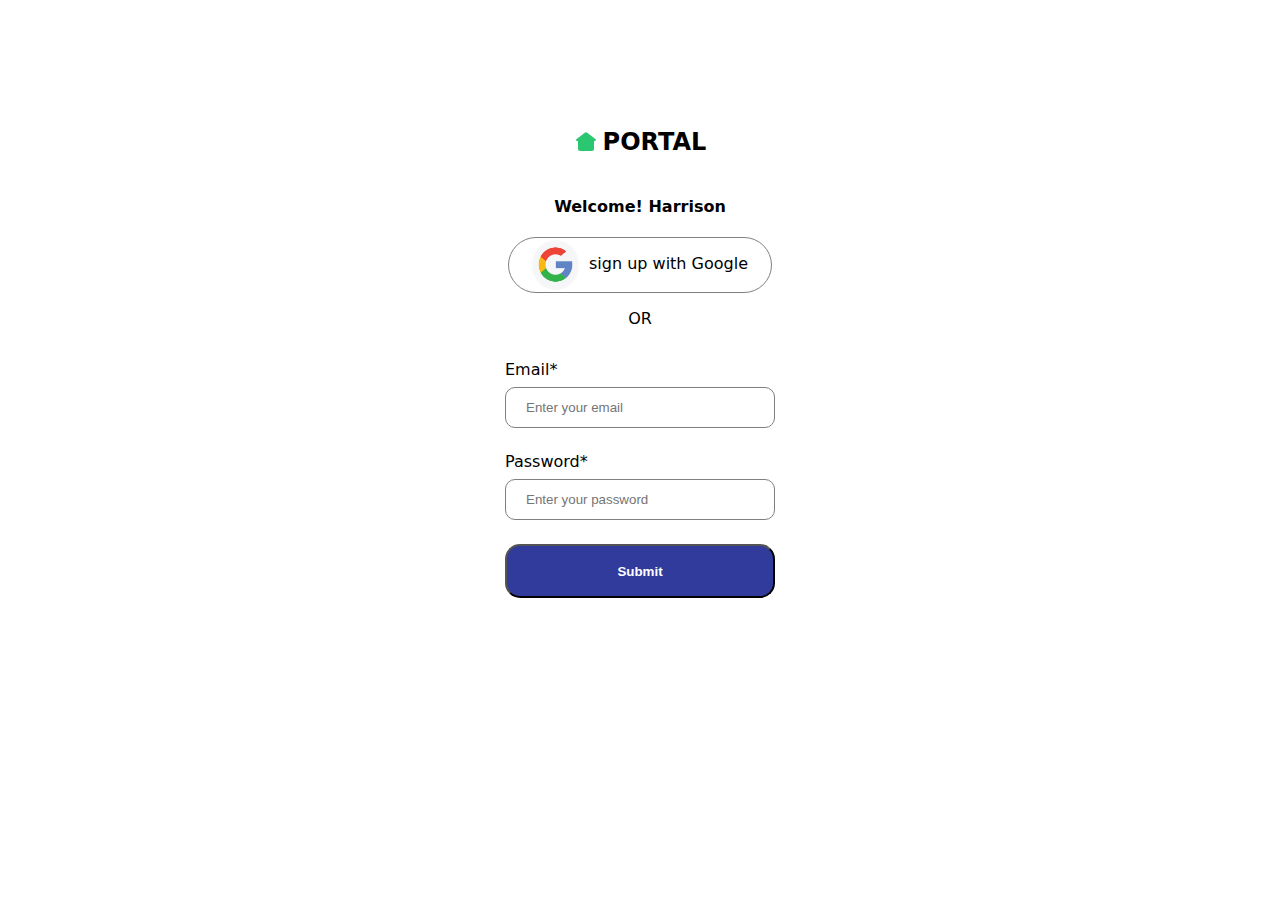
<file: index.html>
<!DOCTYPE html>
<html lang="en">
<head>
    <meta charset="UTF-8">
    <meta name="viewport" content="width=device-width, initial-scale=1.0">
    <meta name="author" content="Harris">
    <meta name="desciption" content="form_harris">
    <link rel="stylesheet" href="form.css">
    <link rel="preconnect" href="https://fonts.googleapis.com">
    <link rel="preconnect" href="https://fonts.googleapis.com">
    <link rel="preconnect" href="https://fonts.gstatic.com" crossorigin>
    <link href="https://fonts.googleapis.com/css2?family=Roboto:wght@500&display=swap" rel="stylesheet">
    <title>Document</title>
</head>
<body>
    <main>
        <div class="mainbox">
            <div class="firstbox">
                <img src="home_2_fill.png" alt="home_icon">
                <h2><a href="index.html">PORTAL</a></h2>
            </div>
            <div class="secondbox">
                <h4>Welcome! Harrison </h4>
                <a href=""><img width="47px" height="50px" src="google icon.jpg" alt="google_icon"><p>sign up with Google</p></a>
            </div>
            <div class="common">
                <p>OR</p>
            </div>
            <form class="thirdbox">
                <p>
                    <label for="email">Email&ast;</label>
                    <br>
                    <input type="email" id="email" name="email" placeholder="Enter your email" required>
                </p>
                <p>
                    <label for="password">Password&ast;</label>
                    <br>
                    <input type="password" id="password" placeholder="Enter your password">
                </p>
                <p>
                    <button>Submit</button>
                </p>
            </form>
        </div>
    </main>
</body>
</html>
</file>
<file: form.css>
html{
    height: 100%;
}
body{
    box-sizing: border-box;
    max-width: 100vw;
    max-height: 100vh;
    margin: 0;
    margin-top: 12vh;
    padding: 0;
    font-family: system-ui, -apple-system, BlinkMacSystemFont, 'Segoe UI', Roboto, Oxygen, Ubuntu, Cantarell, 'Open Sans', 'Helvetica Neue', sans-serif;
}
main{
    box-sizing: border-box;
    margin: auto;
    display: flex;
    flex-flow: column wrap;
    width: 350px;
    height: auto;
}
.firstbox{
    box-sizing: border-box;
    display: flex;
    flex-flow: row wrap;
    gap: 5px;
    justify-content: center;
    align-self: center;
    margin: 0px;
}
.firstbox img, .firstbox h2, .firstbox h2 a{
    align-self: center;
    text-decoration: none;
    color: black;
}

/*secondbox*/
.secondbox{
    display: flex;
    flex-flow: column wrap;
    align-items: center;
    box-sizing: border-box;
    margin: 0;
}
.secondbox a{
    text-decoration: none;
    color: black;
    font-family: system-ui, -apple-system, BlinkMacSystemFont, 'Segoe UI', Roboto, Oxygen, Ubuntu, Cantarell, 'Open Sans', 'Helvetica Neue', sans-serif;
    border: 1px solid grey;
    border-radius: 30px;
    background-color: white;
    display: flex;
    flex-flow: row nowrap;
    justify-content: center;
    gap: 10px;
    overflow: auto;
    width: 262px;
    height: 54px;
    margin: 0;
}
.secondbox a:hover{
    background-color: whitesmoke;
}
.secondbox img{
    align-self: center;
    border-radius: 50%;
}

.common{
    margin: auto;
    display: flex;
    flex-flow: row nowrap;
    justify-content: center;
}
.common p{
    align-self: center;
}


.thirdbox{
    margin: 0px 40px 0px 40px;
}
.thirdbox input{
    border-radius: 10px;
    border: 1px solid grey;
    width: 100%;
    padding: 12px 20px;
    margin: 8px 0;
    box-sizing: border-box;
}
.thirdbox button{
    border-radius: 15px;
    background-color: rgb(48, 59, 156);
    color: white;
    font-weight: bold;
    padding: 12px 20px;
    width: 100%;
    height: 54px;
  }
</file>
